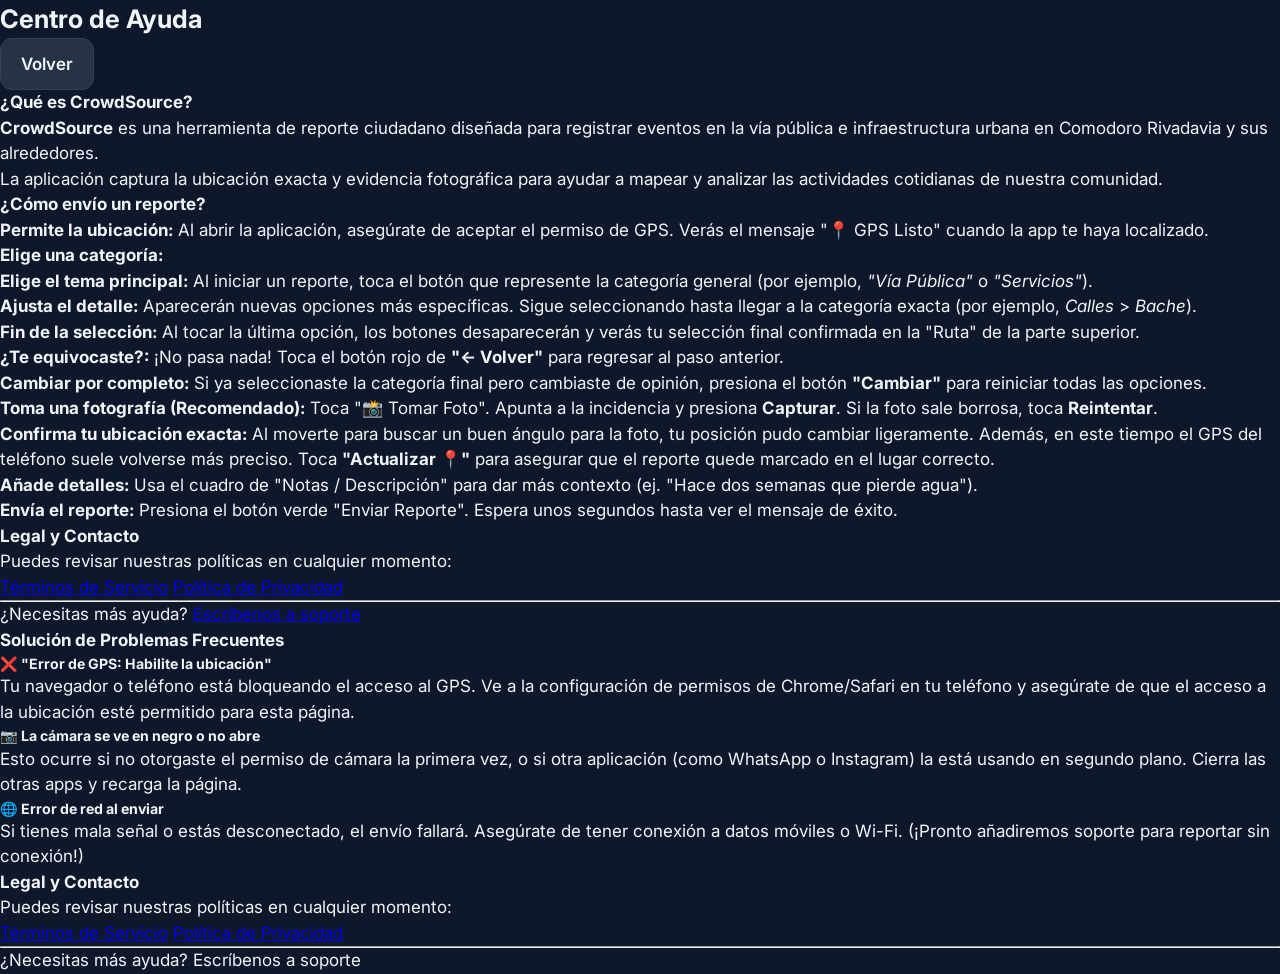
<file: anywhere/frontend/ayuda.html>
<!DOCTYPE html>
<html lang="es">
<head>
    <meta charset="UTF-8">
    <meta name="viewport" content="width=device-width, initial-scale=1.0, maximum-scale=1.0, user-scalable=no">
    <title>Ayuda - CrowdSource</title>
    <link rel="stylesheet" href="css/style.css">
</head>
<body>
    <div class="container mt-4">
        <div class="d-flex justify-content-between align-items-center mb-4">
            <h2 class="text-center my-0">Centro de Ayuda</h2>
            <a href="index.html" class="btn btn-secondary w-auto py-1 px-3 my-0">Volver</a>
        </div>

        <div class="card shadow-sm mb-4">
            <h4 class="mb-3">¿Qué es CrowdSource?</h4>
            <p><strong>CrowdSource</strong> es una herramienta de reporte ciudadano diseñada para registrar eventos en la vía pública e infraestructura urbana en Comodoro Rivadavia y sus alrededores.</p>
            <p>La aplicación captura la ubicación exacta y evidencia fotográfica para ayudar a mapear y analizar las actividades cotidianas de nuestra comunidad.</p>
        </div>

<div class="card shadow-sm mb-4">
            <h4 class="mb-3">¿Cómo envío un reporte?</h4>
            <ol class="help-list">
                <li class="mb-2"><strong>Permite la ubicación:</strong> Al abrir la aplicación, asegúrate de aceptar el permiso de GPS. Verás el mensaje "📍 GPS Listo" cuando la app te haya localizado.</li>

                <li class="mb-2"><strong>Elige una categoría:</strong>
                    <ol type="a" class="ms-4 mt-2">
                        <li class="mb-3"><strong>Elige el tema principal:</strong> Al iniciar un reporte, toca el botón que represente la categoría general (por ejemplo, <em>"Vía Pública"</em> o <em>"Servicios"</em>).</li>
                        <li class="mb-3"><strong>Ajusta el detalle:</strong> Aparecerán nuevas opciones más específicas. Sigue seleccionando hasta llegar a la categoría exacta (por ejemplo, <em>Calles</em> > <em>Bache</em>).</li>
                        <li class="mb-3"><strong>Fin de la selección:</strong> Al tocar la última opción, los botones desaparecerán y verás tu selección final confirmada en la "Ruta" de la parte superior.</li>
                        <li class="mb-3"><strong>¿Te equivocaste?:</strong> ¡No pasa nada! Toca el botón rojo de <strong>"← Volver"</strong> para regresar al paso anterior.</li>
                        <li class="mb-3"><strong>Cambiar por completo:</strong> Si ya seleccionaste la categoría final pero cambiaste de opinión, presiona el botón <strong>"Cambiar"</strong> para reiniciar todas las opciones.</li>
                    </ol>
                </li>

                <li class="mb-2"><strong>Toma una fotografía (Recomendado):</strong> Toca "📸 Tomar Foto". Apunta a la incidencia y presiona <strong>Capturar</strong>. Si la foto sale borrosa, toca <strong>Reintentar</strong>.</li>

                <li class="mb-2"><strong>Confirma tu ubicación exacta:</strong> Al moverte para buscar un buen ángulo para la foto, tu posición pudo cambiar ligeramente. Además, en este tiempo el GPS del teléfono suele volverse más preciso. Toca <strong>"Actualizar 📍"</strong> para asegurar que el reporte quede marcado en el lugar correcto.</li>

                <li class="mb-2"><strong>Añade detalles:</strong> Usa el cuadro de "Notas / Descripción" para dar más contexto (ej. "Hace dos semanas que pierde agua").</li>

                <li class="mb-2"><strong>Envía el reporte:</strong> Presiona el botón verde "Enviar Reporte". Espera unos segundos hasta ver el mensaje de éxito.</li>
            </ol>
        </div>

        <div class="card shadow-sm mb-4 text-center">
            <h4 class="mb-3">Legal y Contacto</h4>
            <p class="fs-sm">Puedes revisar nuestras políticas en cualquier momento:</p>
            <div class="d-flex justify-content-between mt-3 gap-2 flex-wrap">
                <a href="terminos.html">Términos de Servicio</a>
                <a href="privacidad.html">Política de Privacidad</a>
            </div>
            <hr class="divider">
            <p class="text-muted fs-xs my-0">¿Necesitas más ayuda? <a href="mailto:soporte@tudominio.com" class="text-decoration-none">Escríbenos a soporte</a></p>
        </div>

        <div class="card shadow-sm mb-4">
            <h4 class="mb-3">Solución de Problemas Frecuentes</h4>

            <h5 class="mt-3">❌ "Error de GPS: Habilite la ubicación"</h5>
            <p class="text-muted fs-sm">Tu navegador o teléfono está bloqueando el acceso al GPS. Ve a la configuración de permisos de Chrome/Safari en tu teléfono y asegúrate de que el acceso a la ubicación esté permitido para esta página.</p>

            <h5 class="mt-3">📷 La cámara se ve en negro o no abre</h5>
            <p class="text-muted fs-sm">Esto ocurre si no otorgaste el permiso de cámara la primera vez, o si otra aplicación (como WhatsApp o Instagram) la está usando en segundo plano. Cierra las otras apps y recarga la página.</p>

            <h5 class="mt-3">🌐 Error de red al enviar</h5>
            <p class="text-muted fs-sm">Si tienes mala señal o estás desconectado, el envío fallará. Asegúrate de tener conexión a datos móviles o Wi-Fi. (¡Pronto añadiremos soporte para reportar sin conexión!)</p>
        </div>

        <div class="card shadow-sm mb-4 text-center">
            <h4 class="mb-3">Legal y Contacto</h4>
            <p class="fs-sm">Puedes revisar nuestras políticas en cualquier momento:</p>
            <div class="d-flex justify-content-between mt-3 gap-2 flex-wrap">
                <a href="terminos.html">Términos de Servicio</a>
                <a href="privacidad.html">Política de Privacidad</a>
            </div>
            <hr class="divider">
            <p class="text-muted fs-xs my-0">¿Necesitas más ayuda? Escríbenos a soporte</p>
        </div>

    </div>
</body>
</html>
</file>
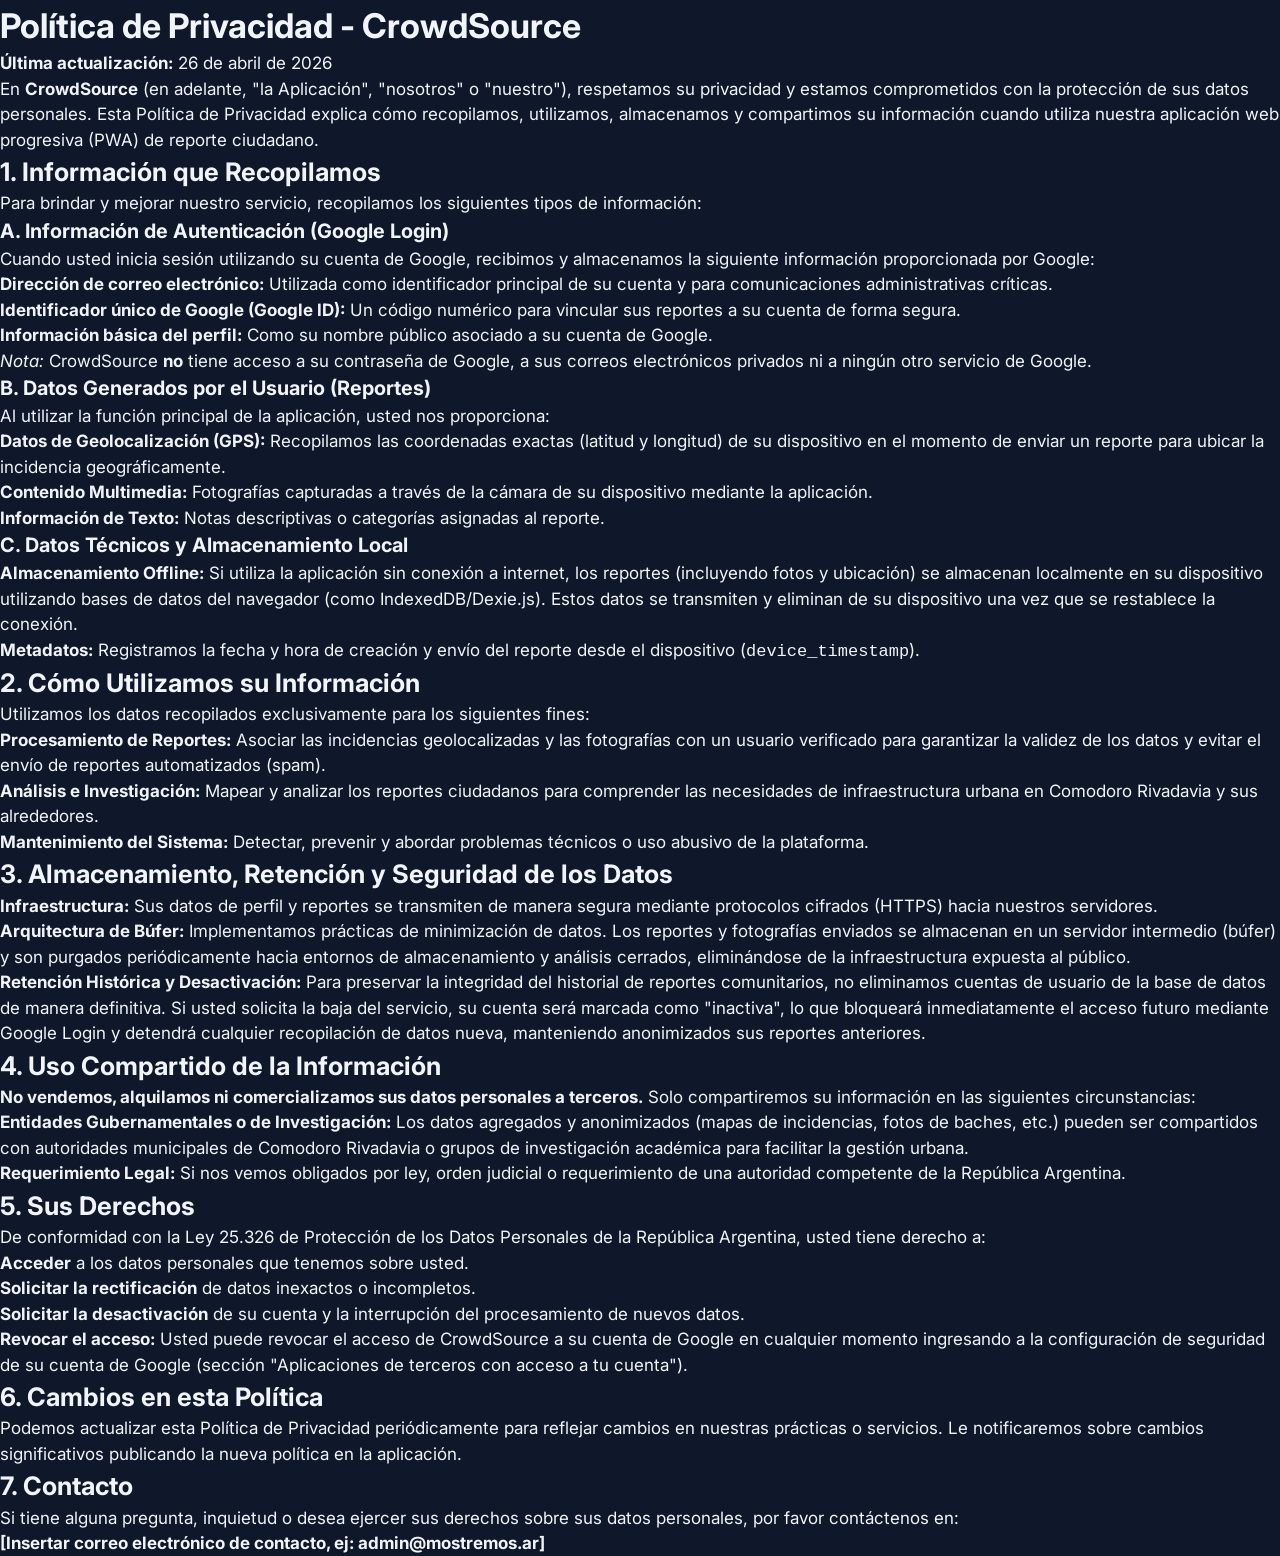
<file: anywhere/frontend/privacidad.html>
<!DOCTYPE html>
<html lang="es">
<head>
    <meta charset="UTF-8">
    <meta name="viewport" content="width=device-width, initial-scale=1.0">
    <title>Política de Privacidad - CrowdSource</title>
    <link rel="stylesheet" href="css/style.css">
</head>
<body>
    <div class="container mt-4 mb-4">
        <div class="card shadow-sm">
            <h1 class="text-center mb-4">Política de Privacidad - CrowdSource</h1>

            <p class="text-center text-muted mb-4"><strong>Última actualización:</strong> 26 de abril de 2026</p>

            <p>En <strong>CrowdSource</strong> (en adelante, "la Aplicación", "nosotros" o "nuestro"), respetamos su privacidad y estamos comprometidos con la protección de sus datos personales. Esta Política de Privacidad explica cómo recopilamos, utilizamos, almacenamos y compartimos su información cuando utiliza nuestra aplicación web progresiva (PWA) de reporte ciudadano.</p>

            <h2 class="mt-4 mb-3">1. Información que Recopilamos</h2>
            <p>Para brindar y mejorar nuestro servicio, recopilamos los siguientes tipos de información:</p>

            <h3 class="mt-3">A. Información de Autenticación (Google Login)</h3>
            <p>Cuando usted inicia sesión utilizando su cuenta de Google, recibimos y almacenamos la siguiente información proporcionada por Google:</p>
            <ul>
                <li><strong>Dirección de correo electrónico:</strong> Utilizada como identificador principal de su cuenta y para comunicaciones administrativas críticas.</li>
                <li><strong>Identificador único de Google (Google ID):</strong> Un código numérico para vincular sus reportes a su cuenta de forma segura.</li>
                <li><strong>Información básica del perfil:</strong> Como su nombre público asociado a su cuenta de Google.</li>
            </ul>
            <p class="text-muted"><em>Nota:</em> CrowdSource <strong>no</strong> tiene acceso a su contraseña de Google, a sus correos electrónicos privados ni a ningún otro servicio de Google.</p>

            <h3 class="mt-3">B. Datos Generados por el Usuario (Reportes)</h3>
            <p>Al utilizar la función principal de la aplicación, usted nos proporciona:</p>
            <ul>
                <li><strong>Datos de Geolocalización (GPS):</strong> Recopilamos las coordenadas exactas (latitud y longitud) de su dispositivo en el momento de enviar un reporte para ubicar la incidencia geográficamente.</li>
                <li><strong>Contenido Multimedia:</strong> Fotografías capturadas a través de la cámara de su dispositivo mediante la aplicación.</li>
                <li><strong>Información de Texto:</strong> Notas descriptivas o categorías asignadas al reporte.</li>
            </ul>

            <h3 class="mt-3">C. Datos Técnicos y Almacenamiento Local</h3>
            <ul>
                <li><strong>Almacenamiento Offline:</strong> Si utiliza la aplicación sin conexión a internet, los reportes (incluyendo fotos y ubicación) se almacenan localmente en su dispositivo utilizando bases de datos del navegador (como IndexedDB/Dexie.js). Estos datos se transmiten y eliminan de su dispositivo una vez que se restablece la conexión.</li>
                <li><strong>Metadatos:</strong> Registramos la fecha y hora de creación y envío del reporte desde el dispositivo (<code>device_timestamp</code>).</li>
            </ul>

            <h2 class="mt-4 mb-3">2. Cómo Utilizamos su Información</h2>
            <p>Utilizamos los datos recopilados exclusivamente para los siguientes fines:</p>
            <ul>
                <li><strong>Procesamiento de Reportes:</strong> Asociar las incidencias geolocalizadas y las fotografías con un usuario verificado para garantizar la validez de los datos y evitar el envío de reportes automatizados (spam).</li>
                <li><strong>Análisis e Investigación:</strong> Mapear y analizar los reportes ciudadanos para comprender las necesidades de infraestructura urbana en Comodoro Rivadavia y sus alrededores.</li>
                <li><strong>Mantenimiento del Sistema:</strong> Detectar, prevenir y abordar problemas técnicos o uso abusivo de la plataforma.</li>
            </ul>

            <h2 class="mt-4 mb-3">3. Almacenamiento, Retención y Seguridad de los Datos</h2>
            <ul>
                <li><strong>Infraestructura:</strong> Sus datos de perfil y reportes se transmiten de manera segura mediante protocolos cifrados (HTTPS) hacia nuestros servidores.</li>
                <li><strong>Arquitectura de Búfer:</strong> Implementamos prácticas de minimización de datos. Los reportes y fotografías enviados se almacenan en un servidor intermedio (búfer) y son purgados periódicamente hacia entornos de almacenamiento y análisis cerrados, eliminándose de la infraestructura expuesta al público.</li>
                <li><strong>Retención Histórica y Desactivación:</strong> Para preservar la integridad del historial de reportes comunitarios, no eliminamos cuentas de usuario de la base de datos de manera definitiva. Si usted solicita la baja del servicio, su cuenta será marcada como "inactiva", lo que bloqueará inmediatamente el acceso futuro mediante Google Login y detendrá cualquier recopilación de datos nueva, manteniendo anonimizados sus reportes anteriores.</li>
            </ul>

            <h2 class="mt-4 mb-3">4. Uso Compartido de la Información</h2>
            <p><strong>No vendemos, alquilamos ni comercializamos sus datos personales a terceros.</strong> Solo compartiremos su información en las siguientes circunstancias:</p>
            <ul>
                <li><strong>Entidades Gubernamentales o de Investigación:</strong> Los datos agregados y anonimizados (mapas de incidencias, fotos de baches, etc.) pueden ser compartidos con autoridades municipales de Comodoro Rivadavia o grupos de investigación académica para facilitar la gestión urbana.</li>
                <li><strong>Requerimiento Legal:</strong> Si nos vemos obligados por ley, orden judicial o requerimiento de una autoridad competente de la República Argentina.</li>
            </ul>

            <h2 class="mt-4 mb-3">5. Sus Derechos</h2>
            <p>De conformidad con la Ley 25.326 de Protección de los Datos Personales de la República Argentina, usted tiene derecho a:</p>
            <ul>
                <li><strong>Acceder</strong> a los datos personales que tenemos sobre usted.</li>
                <li><strong>Solicitar la rectificación</strong> de datos inexactos o incompletos.</li>
                <li><strong>Solicitar la desactivación</strong> de su cuenta y la interrupción del procesamiento de nuevos datos.</li>
                <li><strong>Revocar el acceso:</strong> Usted puede revocar el acceso de CrowdSource a su cuenta de Google en cualquier momento ingresando a la configuración de seguridad de su cuenta de Google (sección "Aplicaciones de terceros con acceso a tu cuenta").</li>
            </ul>

            <h2 class="mt-4 mb-3">6. Cambios en esta Política</h2>
            <p>Podemos actualizar esta Política de Privacidad periódicamente para reflejar cambios en nuestras prácticas o servicios. Le notificaremos sobre cambios significativos publicando la nueva política en la aplicación.</p>

            <h2 class="mt-4 mb-3">7. Contacto</h2>
            <p>Si tiene alguna pregunta, inquietud o desea ejercer sus derechos sobre sus datos personales, por favor contáctenos en:<br>
            <strong>[Insertar correo electrónico de contacto, ej: admin@mostremos.ar]</strong></p>
        </div>
    </div>
</body>
</html>
</file>
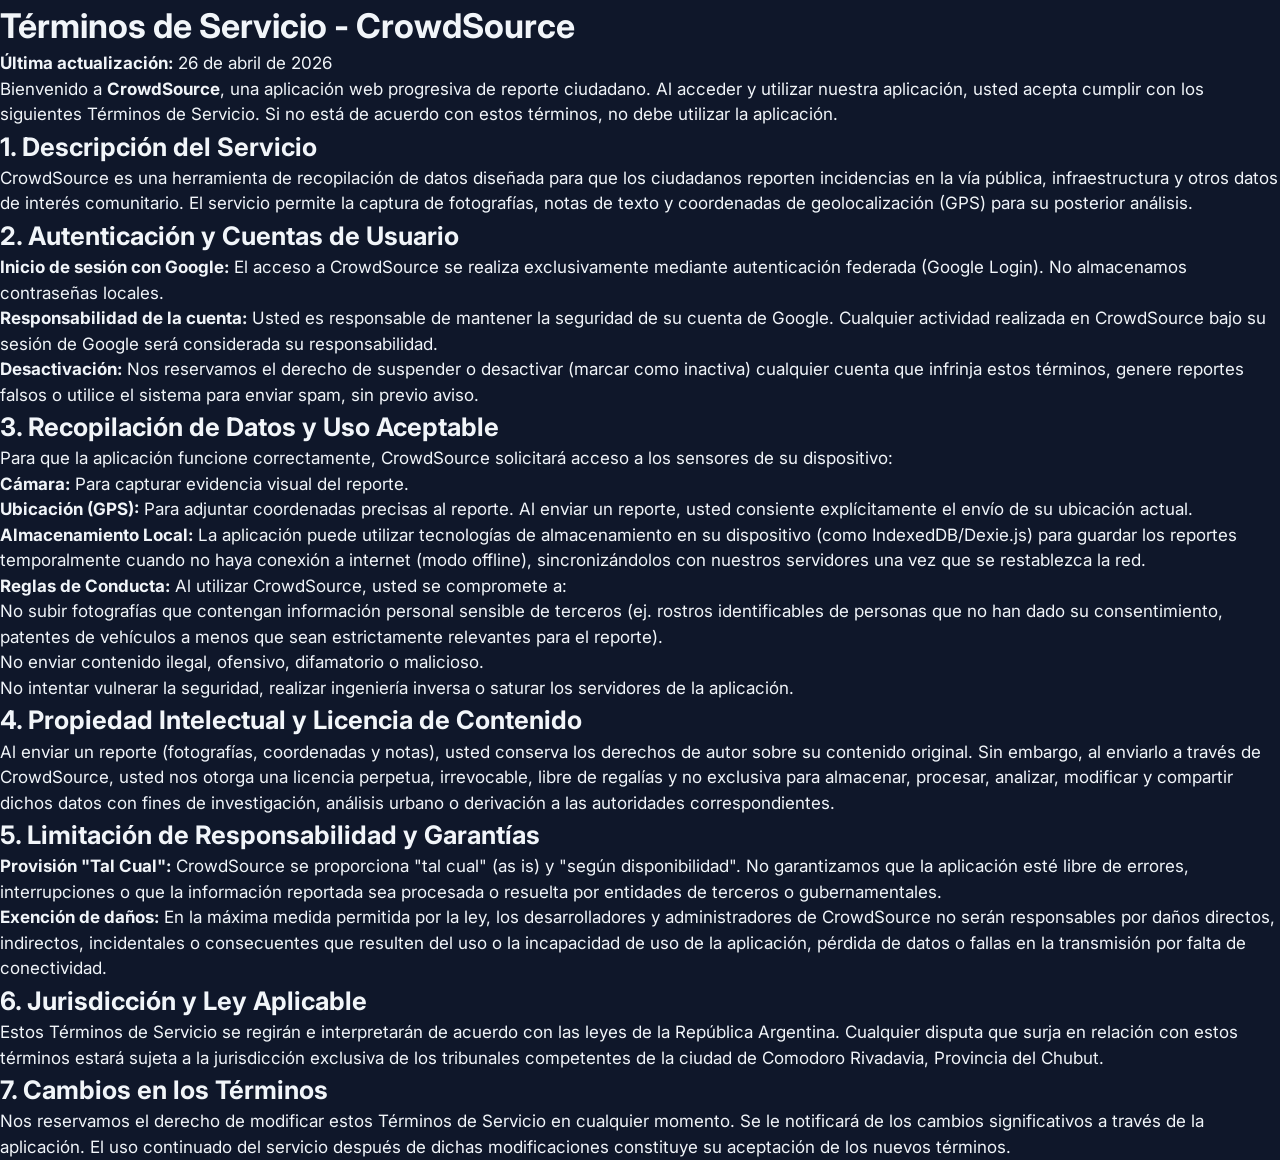
<file: anywhere/frontend/terminos.html>
<!DOCTYPE html>
<html lang="es">
<head>
    <meta charset="UTF-8">
    <meta name="viewport" content="width=device-width, initial-scale=1.0">
    <title>Términos de Servicio - CrowdSource</title>
    <link rel="stylesheet" href="css/style.css">
</head>
<body>
    <div class="container mt-4 mb-4">
        <div class="card shadow-sm">
            <h1 class="text-center mb-4">Términos de Servicio - CrowdSource</h1>

            <p class="text-center text-muted mb-4"><strong>Última actualización:</strong> 26 de abril de 2026</p>

            <p>Bienvenido a <strong>CrowdSource</strong>, una aplicación web progresiva de reporte ciudadano. Al acceder y utilizar nuestra aplicación, usted acepta cumplir con los siguientes Términos de Servicio. Si no está de acuerdo con estos términos, no debe utilizar la aplicación.</p>

            <h2 class="mt-4 mb-3">1. Descripción del Servicio</h2>
            <p>CrowdSource es una herramienta de recopilación de datos diseñada para que los ciudadanos reporten incidencias en la vía pública, infraestructura y otros datos de interés comunitario. El servicio permite la captura de fotografías, notas de texto y coordenadas de geolocalización (GPS) para su posterior análisis.</p>

            <h2 class="mt-4 mb-3">2. Autenticación y Cuentas de Usuario</h2>
            <ul>
                <li><strong>Inicio de sesión con Google:</strong> El acceso a CrowdSource se realiza exclusivamente mediante autenticación federada (Google Login). No almacenamos contraseñas locales.</li>
                <li><strong>Responsabilidad de la cuenta:</strong> Usted es responsable de mantener la seguridad de su cuenta de Google. Cualquier actividad realizada en CrowdSource bajo su sesión de Google será considerada su responsabilidad.</li>
                <li><strong>Desactivación:</strong> Nos reservamos el derecho de suspender o desactivar (marcar como inactiva) cualquier cuenta que infrinja estos términos, genere reportes falsos o utilice el sistema para enviar spam, sin previo aviso.</li>
            </ul>

            <h2 class="mt-4 mb-3">3. Recopilación de Datos y Uso Aceptable</h2>
            <p>Para que la aplicación funcione correctamente, CrowdSource solicitará acceso a los sensores de su dispositivo:</p>
            <ul>
                <li><strong>Cámara:</strong> Para capturar evidencia visual del reporte.</li>
                <li><strong>Ubicación (GPS):</strong> Para adjuntar coordenadas precisas al reporte. Al enviar un reporte, usted consiente explícitamente el envío de su ubicación actual.</li>
                <li><strong>Almacenamiento Local:</strong> La aplicación puede utilizar tecnologías de almacenamiento en su dispositivo (como IndexedDB/Dexie.js) para guardar los reportes temporalmente cuando no haya conexión a internet (modo offline), sincronizándolos con nuestros servidores una vez que se restablezca la red.</li>
            </ul>

            <p class="mt-3"><strong>Reglas de Conducta:</strong> Al utilizar CrowdSource, usted se compromete a:</p>
            <ol>
                <li>No subir fotografías que contengan información personal sensible de terceros (ej. rostros identificables de personas que no han dado su consentimiento, patentes de vehículos a menos que sean estrictamente relevantes para el reporte).</li>
                <li>No enviar contenido ilegal, ofensivo, difamatorio o malicioso.</li>
                <li>No intentar vulnerar la seguridad, realizar ingeniería inversa o saturar los servidores de la aplicación.</li>
            </ol>

            <h2 class="mt-4 mb-3">4. Propiedad Intelectual y Licencia de Contenido</h2>
            <p>Al enviar un reporte (fotografías, coordenadas y notas), usted conserva los derechos de autor sobre su contenido original. Sin embargo, al enviarlo a través de CrowdSource, usted nos otorga una licencia perpetua, irrevocable, libre de regalías y no exclusiva para almacenar, procesar, analizar, modificar y compartir dichos datos con fines de investigación, análisis urbano o derivación a las autoridades correspondientes.</p>

            <h2 class="mt-4 mb-3">5. Limitación de Responsabilidad y Garantías</h2>
            <ul>
                <li><strong>Provisión "Tal Cual":</strong> CrowdSource se proporciona "tal cual" (as is) y "según disponibilidad". No garantizamos que la aplicación esté libre de errores, interrupciones o que la información reportada sea procesada o resuelta por entidades de terceros o gubernamentales.</li>
                <li><strong>Exención de daños:</strong> En la máxima medida permitida por la ley, los desarrolladores y administradores de CrowdSource no serán responsables por daños directos, indirectos, incidentales o consecuentes que resulten del uso o la incapacidad de uso de la aplicación, pérdida de datos o fallas en la transmisión por falta de conectividad.</li>
            </ul>

            <h2 class="mt-4 mb-3">6. Jurisdicción y Ley Aplicable</h2>
            <p>Estos Términos de Servicio se regirán e interpretarán de acuerdo con las leyes de la República Argentina. Cualquier disputa que surja en relación con estos términos estará sujeta a la jurisdicción exclusiva de los tribunales competentes de la ciudad de Comodoro Rivadavia, Provincia del Chubut.</p>

            <h2 class="mt-4 mb-3">7. Cambios en los Términos</h2>
            <p>Nos reservamos el derecho de modificar estos Términos de Servicio en cualquier momento. Se le notificará de los cambios significativos a través de la aplicación. El uso continuado del servicio después de dichas modificaciones constituye su aceptación de los nuevos términos.</p>
        </div>
    </div>
</body>
</html>
</file>
<file: anywhere/frontend/css/style.css>
/* ============================================================
   Campo Ciudadano — Design System
   Dark professional theme, large tap targets for outdoor use
   ============================================================ */

@import url('https://fonts.googleapis.com/css2?family=Inter:wght@400;500;600;700&display=swap');

/* ── Design Tokens ─────────────────────────────────────────── */
:root {
  --bg:          #0F172A;
  --surface:     #1E293B;
  --surface-2:   #263246;
  --border:      #334155;
  --accent:      #38BDF8;
  --accent-dim:  #0EA5E9;
  --success:     #34D399;
  --warning:     #FBBF24;
  --danger:      #F87171;
  --text:        #F1F5F9;
  --text-muted:  #94A3B8;
  --text-dim:    #64748B;

  /* Group colors */
  --color-personal:  #38BDF8;
  --color-familiar:  #34D399;
  --color-barrial:   #FBBF24;

  --radius:      12px;
  --radius-sm:   8px;
  --radius-lg:   16px;
  --shadow:      0 4px 24px rgba(0,0,0,0.4);
  --shadow-sm:   0 2px 8px rgba(0,0,0,0.3);
  --transition:  0.2s ease;

  /* Tap target minimum */
  --tap-min:     52px;
}

/* ── Reset & Base ───────────────────────────────────────────── */
*, *::before, *::after { box-sizing: border-box; margin: 0; padding: 0; }

html {
  font-size: 17px;
  -webkit-text-size-adjust: 100%;
  height: 100%;
}

body {
  font-family: 'Inter', system-ui, sans-serif;
  background-color: var(--bg);
  color: var(--text);
  min-height: 100%;
  line-height: 1.5;
  -webkit-font-smoothing: antialiased;
}

/* ── Layout ─────────────────────────────────────────────────── */
.app-header {
  position: sticky;
  top: 0;
  z-index: 100;
  background: var(--surface);
  border-bottom: 1px solid var(--border);
  display: flex;
  align-items: center;
  justify-content: space-between;
  padding: 12px 16px;
  gap: 12px;
}

.app-title {
  font-size: 1.1rem;
  font-weight: 700;
  letter-spacing: -0.3px;
  color: var(--accent);
}

.app-title span.version {
  font-size: 0.75rem;
  font-weight: 400;
  color: var(--text-dim);
  margin-left: 6px;
}

.main-scroll {
  padding: 16px;
  max-width: 540px;
  margin: 0 auto;
  padding-bottom: 100px; /* space for sticky submit */
}

/* ── Pending Badge ──────────────────────────────────────────── */
.pending-badge {
  background: var(--warning);
  color: #1C1917;
  font-size: 0.75rem;
  font-weight: 700;
  padding: 3px 10px;
  border-radius: 20px;
  display: none;
  align-items: center;
  gap: 4px;
  white-space: nowrap;
}
.pending-badge.visible { display: flex; }

/* ── Section Cards ──────────────────────────────────────────── */
.report-section {
  background: var(--surface);
  border: 1px solid var(--border);
  border-radius: var(--radius-lg);
  margin-bottom: 12px;
  overflow: hidden;
  transition: border-color var(--transition);
}

.report-section.has-data {
  border-color: var(--accent);
}

.section-header {
  display: flex;
  align-items: center;
  gap: 12px;
  padding: 16px;
  cursor: default;
}

.section-icon {
  font-size: 1.5rem;
  width: 40px;
  text-align: center;
  flex-shrink: 0;
}

.section-title {
  font-size: 1rem;
  font-weight: 600;
  flex: 1;
}

.section-status {
  font-size: 0.8rem;
  color: var(--text-muted);
  white-space: nowrap;
}

.section-status.done {
  color: var(--success);
  font-weight: 600;
}

.section-body {
  padding: 0 16px 16px;
}

/* ── Buttons ────────────────────────────────────────────────── */
.btn {
  display: inline-flex;
  align-items: center;
  justify-content: center;
  gap: 8px;
  min-height: var(--tap-min);
  padding: 12px 20px;
  border-radius: var(--radius);
  border: none;
  font-family: inherit;
  font-size: 1rem;
  font-weight: 600;
  cursor: pointer;
  transition: background var(--transition), transform 0.1s, opacity var(--transition);
  -webkit-tap-highlight-color: transparent;
  touch-action: manipulation;
  text-decoration: none;
}

.btn:active { transform: scale(0.97); }
.btn:disabled { opacity: 0.45; cursor: not-allowed; transform: none; }

.btn-primary {
  background: var(--accent);
  color: #0F172A;
}
.btn-primary:hover:not(:disabled) { background: #7DD3FC; }

.btn-secondary {
  background: var(--surface-2);
  color: var(--text);
  border: 1px solid var(--border);
}
.btn-secondary:hover:not(:disabled) { background: var(--border); }

.btn-success {
  background: var(--success);
  color: #0F172A;
  font-size: 1.1rem;
}
.btn-success:hover:not(:disabled) { background: #6EE7B7; }

.btn-danger {
  background: transparent;
  color: var(--danger);
  border: 1px solid var(--danger);
}

.btn-full { width: 100%; }
.btn-sm { min-height: 40px; padding: 8px 14px; font-size: 0.9rem; }
.btn-icon { padding: 12px; min-width: var(--tap-min); border-radius: 50%; }

/* ── Location Section ───────────────────────────────────────── */
.location-display {
  background: var(--surface-2);
  border: 1px solid var(--border);
  border-radius: var(--radius-sm);
  padding: 12px 14px;
  font-size: 0.9rem;
  color: var(--text-muted);
  font-family: 'Inter', monospace;
  margin-bottom: 10px;
  min-height: 52px;
  display: flex;
  align-items: center;
  gap: 8px;
}

.location-display.gps-ok { color: var(--success); border-color: var(--success); }
.location-display.gps-error { color: var(--danger); border-color: var(--danger); }
.location-display.gps-loading { color: var(--text-muted); }

.location-row {
  display: flex;
  gap: 8px;
  align-items: stretch;
  margin-bottom: 10px;
}
.location-row .location-display { flex: 1; margin-bottom: 0; }

select.barrio-select {
  width: 100%;
  min-height: var(--tap-min);
  background: var(--surface-2);
  color: var(--text);
  border: 1px solid var(--border);
  border-radius: var(--radius-sm);
  padding: 12px 14px;
  font-family: inherit;
  font-size: 0.95rem;
  cursor: pointer;
  appearance: none;
  background-image: url("data:image/svg+xml,%3Csvg xmlns='http://www.w3.org/2000/svg' width='12' height='8' viewBox='0 0 12 8'%3E%3Cpath d='M1 1l5 5 5-5' stroke='%2394A3B8' stroke-width='1.5' fill='none' stroke-linecap='round'/%3E%3C/svg%3E");
  background-repeat: no-repeat;
  background-position: right 14px center;
  padding-right: 36px;
}
select.barrio-select:focus { outline: 2px solid var(--accent); border-color: var(--accent); }
select.barrio-select option { background: var(--surface-2); color: var(--text); }

/* ── Tags / Events ──────────────────────────────────────────── */
.tag-selected-row {
  display: flex;
  flex-wrap: wrap;
  gap: 6px;
  margin-bottom: 12px;
  min-height: 0;
}

.chip {
  display: inline-flex;
  align-items: center;
  gap: 5px;
  padding: 6px 12px;
  border-radius: 20px;
  font-size: 0.82rem;
  font-weight: 600;
  border: none;
  cursor: pointer;
  transition: opacity var(--transition), transform 0.1s;
  -webkit-tap-highlight-color: transparent;
  touch-action: manipulation;
  white-space: nowrap;
}
.chip:active { transform: scale(0.95); }

.chip-personal  { background: rgba(56,189,248,0.18); color: var(--color-personal);  border: 1px solid rgba(56,189,248,0.35); }
.chip-familiar  { background: rgba(52,211,153,0.18); color: var(--color-familiar);  border: 1px solid rgba(52,211,153,0.35); }
.chip-barrial   { background: rgba(251,191,36,0.18); color: var(--color-barrial);   border: 1px solid rgba(251,191,36,0.35); }

.chip .chip-remove { font-size: 0.9rem; opacity: 0.7; }

.event-group {
  margin-bottom: 8px;
  border: 1px solid var(--border);
  border-radius: var(--radius-sm);
  overflow: hidden;
}

.event-group-header {
  display: flex;
  align-items: center;
  gap: 10px;
  padding: 14px 16px;
  background: var(--surface-2);
  cursor: pointer;
  user-select: none;
  -webkit-tap-highlight-color: transparent;
  min-height: var(--tap-min);
}
.event-group-header:active { background: var(--border); }

.event-group-icon { font-size: 1.3rem; }
.event-group-name { flex: 1; font-weight: 600; font-size: 0.95rem; }
.event-group-count {
  font-size: 0.8rem;
  color: var(--text-dim);
  background: var(--bg);
  padding: 2px 8px;
  border-radius: 10px;
}
.event-group-count.has-selected { background: var(--accent); color: #0F172A; }
.event-group-arrow {
  color: var(--text-dim);
  font-size: 0.85rem;
  transition: transform var(--transition);
}
.event-group.open .event-group-arrow { transform: rotate(90deg); }

.event-items {
  display: none;
  flex-wrap: wrap;
  gap: 6px;
  padding: 12px;
  background: var(--bg);
}
.event-group.open .event-items { display: flex; }

.event-chip {
  padding: 10px 14px;
  border-radius: var(--radius-sm);
  font-size: 0.88rem;
  font-weight: 500;
  background: var(--surface-2);
  color: var(--text);
  border: 1px solid var(--border);
  cursor: pointer;
  transition: background var(--transition), border-color var(--transition), color var(--transition);
  touch-action: manipulation;
  -webkit-tap-highlight-color: transparent;
  min-height: 44px;
  display: flex;
  align-items: center;
}
.event-chip:active { transform: scale(0.97); }
.event-chip.selected-personal { background: rgba(56,189,248,0.18); color: var(--color-personal); border-color: var(--color-personal); font-weight: 600; }
.event-chip.selected-familiar { background: rgba(52,211,153,0.18); color: var(--color-familiar); border-color: var(--color-familiar); font-weight: 600; }
.event-chip.selected-barrial  { background: rgba(251,191,36,0.18);  color: var(--color-barrial);  border-color: var(--color-barrial);  font-weight: 600; }

/* ── Photo Section ──────────────────────────────────────────── */
.camera-feed, .photo-canvas {
  width: 100%;
  border-radius: var(--radius-sm);
  background: #000;
  margin-bottom: 12px;
  max-height: 400px;
  object-fit: cover;
}

.photo-row {
  display: flex;
  gap: 10px;
  overflow-x: auto;
  padding-bottom: 4px;
  margin-bottom: 10px;
  scrollbar-width: none;
}
.photo-row::-webkit-scrollbar { display: none; }

.photo-thumb {
  position: relative;
  width: 80px;
  height: 80px;
  flex-shrink: 0;
  border-radius: var(--radius-sm);
  overflow: hidden;
  border: 2px solid var(--border);
}
.photo-thumb img {
  width: 100%;
  height: 100%;
  object-fit: cover;
}
.photo-thumb .remove-photo {
  position: absolute;
  top: 3px;
  right: 3px;
  width: 22px;
  height: 22px;
  background: rgba(0,0,0,0.7);
  border: none;
  border-radius: 50%;
  color: white;
  font-size: 0.7rem;
  cursor: pointer;
  display: flex;
  align-items: center;
  justify-content: center;
  line-height: 1;
}

input[type="file"].hidden-file-input {
  display: none;
}

.photo-limit-note {
  font-size: 0.8rem;
  color: var(--text-dim);
  margin-top: 4px;
}

/* ── Notes Section ──────────────────────────────────────────── */
textarea.notes-input {
  width: 100%;
  min-height: 90px;
  background: var(--surface-2);
  color: var(--text);
  border: 1px solid var(--border);
  border-radius: var(--radius-sm);
  padding: 12px 14px;
  font-family: inherit;
  font-size: 0.95rem;
  resize: vertical;
  line-height: 1.5;
  transition: border-color var(--transition);
}
textarea.notes-input::placeholder { color: var(--text-dim); }
textarea.notes-input:focus { outline: none; border-color: var(--accent); }

/* ── Sticky Submit ──────────────────────────────────────────── */
.submit-bar {
  position: fixed;
  bottom: 0;
  left: 0;
  right: 0;
  background: linear-gradient(to top, var(--bg) 70%, transparent);
  padding: 16px;
  z-index: 50;
}
.submit-bar-inner {
  max-width: 540px;
  margin: 0 auto;
}

/* ── Toast Notification ─────────────────────────────────────── */
.toast {
  position: fixed;
  top: 80px;
  left: 50%;
  transform: translateX(-50%) translateY(-20px);
  background: var(--surface);
  border: 1px solid var(--border);
  border-radius: var(--radius);
  padding: 12px 20px;
  font-size: 0.95rem;
  font-weight: 600;
  box-shadow: var(--shadow);
  z-index: 200;
  opacity: 0;
  transition: opacity 0.3s, transform 0.3s;
  white-space: nowrap;
  pointer-events: none;
}
.toast.show {
  opacity: 1;
  transform: translateX(-50%) translateY(0);
}
.toast.success { border-color: var(--success); color: var(--success); }
.toast.error   { border-color: var(--danger);  color: var(--danger);  }
.toast.info    { border-color: var(--accent);  color: var(--accent);  }

/* ── PIN Gate ───────────────────────────────────────────────── */
#pin-gate {
  position: fixed;
  inset: 0;
  background: var(--bg);
  z-index: 999;
  display: flex;
  flex-direction: column;
  align-items: center;
  justify-content: center;
  padding: 24px;
  gap: 24px;
}

.pin-logo {
  font-size: 3rem;
  margin-bottom: 4px;
}

.pin-app-name {
  font-size: 1.5rem;
  font-weight: 700;
  color: var(--accent);
  letter-spacing: -0.5px;
}

.pin-subtitle {
  font-size: 0.9rem;
  color: var(--text-muted);
  text-align: center;
}

.pin-dots {
  display: flex;
  gap: 12px;
  justify-content: center;
}

.pin-dot {
  width: 16px;
  height: 16px;
  border-radius: 50%;
  border: 2px solid var(--border);
  background: transparent;
  transition: background var(--transition), border-color var(--transition);
}
.pin-dot.filled {
  background: var(--accent);
  border-color: var(--accent);
}
.pin-dot.error {
  background: var(--danger);
  border-color: var(--danger);
}

.pin-keypad {
  display: grid;
  grid-template-columns: repeat(3, 1fr);
  gap: 10px;
  width: 100%;
  max-width: 300px;
}

.pin-key {
  min-height: 66px;
  font-size: 1.4rem;
  font-weight: 600;
  background: var(--surface);
  color: var(--text);
  border: 1px solid var(--border);
  border-radius: var(--radius);
  cursor: pointer;
  display: flex;
  align-items: center;
  justify-content: center;
  transition: background var(--transition), transform 0.1s;
  -webkit-tap-highlight-color: transparent;
  touch-action: manipulation;
}
.pin-key:active { background: var(--surface-2); transform: scale(0.94); }
.pin-key.pin-empty { background: transparent; border-color: transparent; pointer-events: none; }
.pin-key.pin-delete { font-size: 1.1rem; color: var(--text-muted); }
.pin-key.pin-ok { background: var(--accent); color: #0F172A; font-size: 1rem; }

.pin-error-msg {
  color: var(--danger);
  font-size: 0.9rem;
  font-weight: 600;
  text-align: center;
  min-height: 1.2em;
  animation: shake 0.4s ease;
}

.pin-qr-btn {
  color: var(--text-muted);
  font-size: 0.85rem;
  background: none;
  border: none;
  cursor: pointer;
  text-decoration: underline;
  padding: 8px;
}

/* QR scanner overlay */
#qr-scanner-overlay {
  position: fixed;
  inset: 0;
  background: rgba(0,0,0,0.9);
  z-index: 1000;
  display: flex;
  flex-direction: column;
  align-items: center;
  justify-content: center;
  gap: 16px;
  display: none;
}
#qr-scanner-overlay.active { display: flex; }
#qr-video {
  width: 280px;
  height: 280px;
  object-fit: cover;
  border-radius: var(--radius);
  border: 2px solid var(--accent);
}
.qr-hint { color: var(--text-muted); font-size: 0.9rem; text-align: center; }

/* ── Sync Status Bar ────────────────────────────────────────── */
.sync-bar {
  background: rgba(251,191,36,0.1);
  border: 1px solid var(--warning);
  border-radius: var(--radius-sm);
  padding: 10px 14px;
  display: none;
  align-items: center;
  gap: 10px;
  margin-bottom: 12px;
  font-size: 0.85rem;
}
.sync-bar.visible { display: flex; }
.sync-bar .sync-text { flex: 1; color: var(--warning); }
.sync-bar .sync-btn { font-size: 0.8rem; padding: 6px 12px; min-height: unset; }

/* ── Utilities ──────────────────────────────────────────────── */
.hidden { display: none !important; }
.sr-only { position: absolute; width: 1px; height: 1px; overflow: hidden; clip: rect(0,0,0,0); white-space: nowrap; }

/* ── Animations ─────────────────────────────────────────────── */
@keyframes shake {
  0%,100% { transform: translateX(0); }
  20%      { transform: translateX(-8px); }
  40%      { transform: translateX(8px); }
  60%      { transform: translateX(-6px); }
  80%      { transform: translateX(6px); }
}

@keyframes slideIn {
  from { opacity: 0; transform: translateY(10px); }
  to   { opacity: 1; transform: translateY(0); }
}

.slide-in { animation: slideIn 0.25s ease forwards; }

@keyframes pulse-dot {
  0%,100% { opacity: 1; }
  50%      { opacity: 0.3; }
}
.gps-loading .location-icon { animation: pulse-dot 1.2s ease infinite; }

/* ── Responsive ─────────────────────────────────────────────── */
@media (max-width: 360px) {
  :root { font-size: 15px; }
  .pin-keypad { max-width: 270px; }
}

@media (prefers-color-scheme: light) {
  /* Keep dark regardless — outdoor use */
}
</file>
